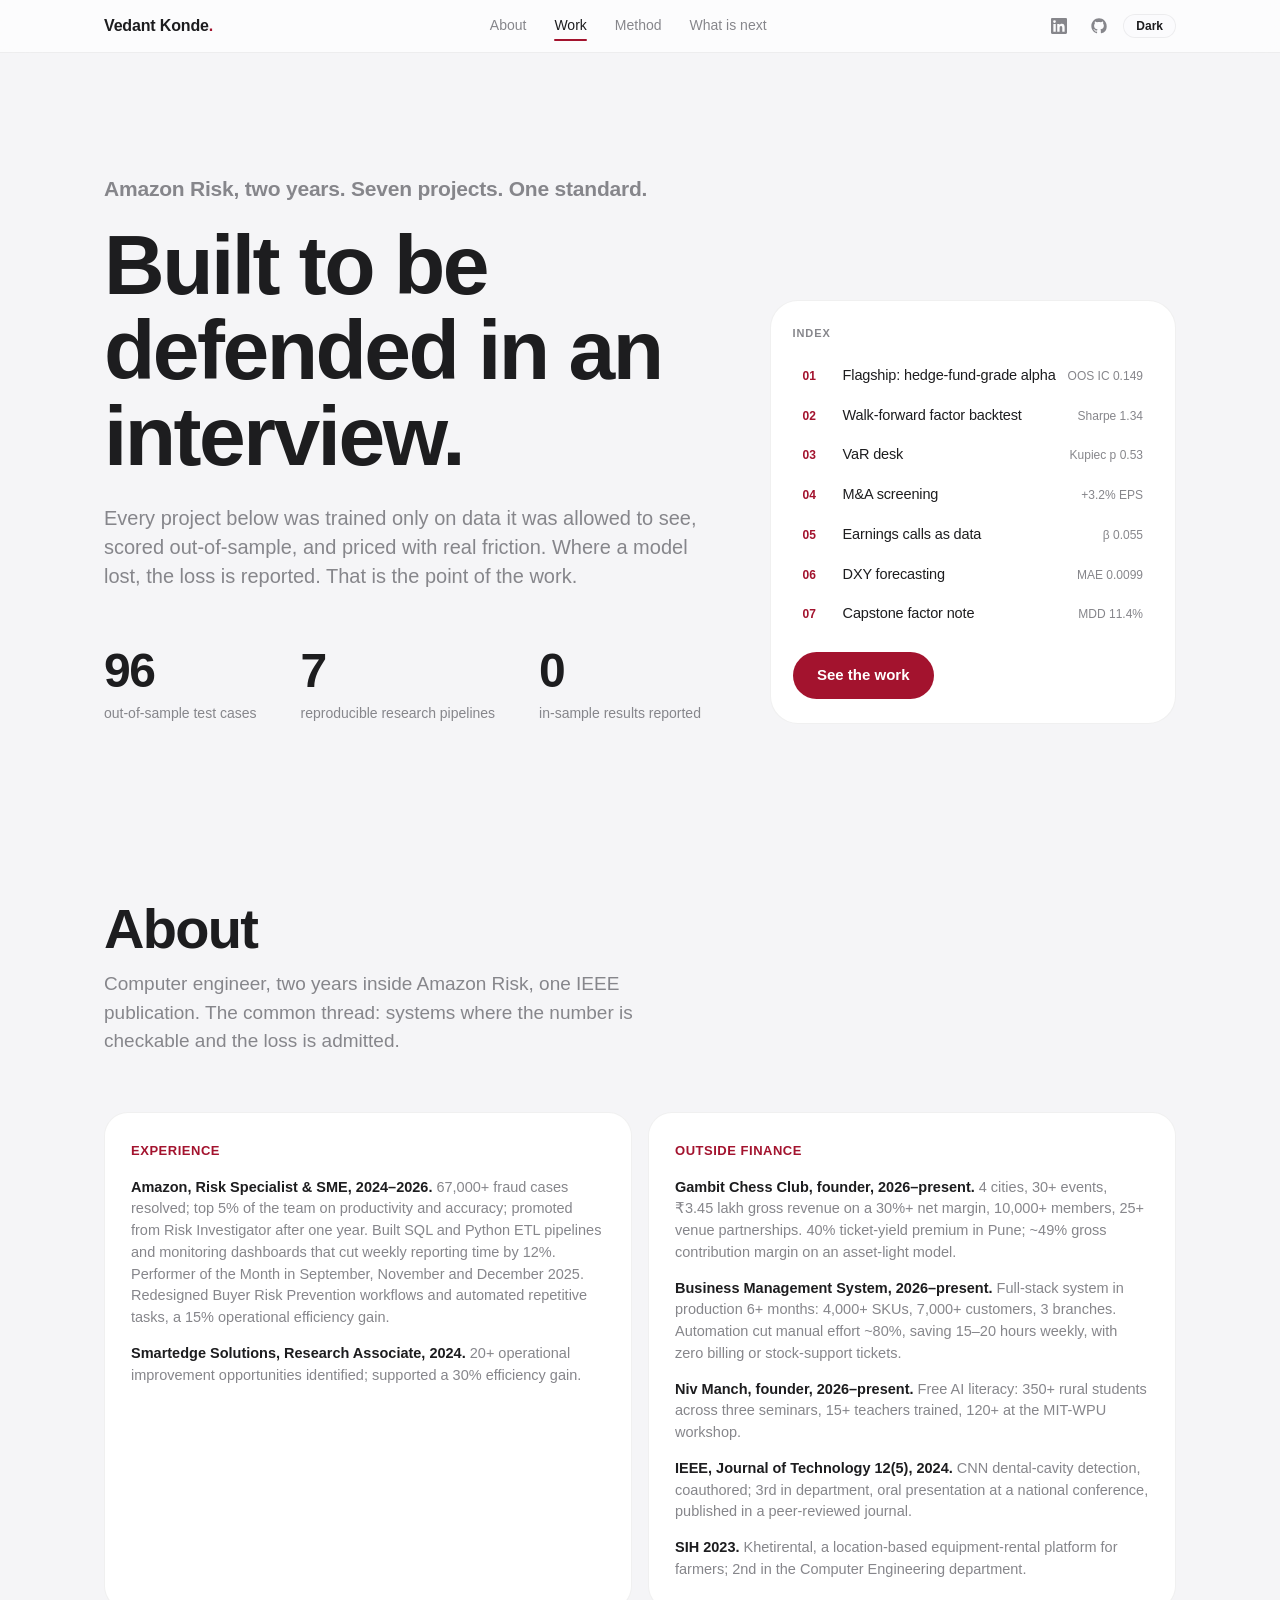
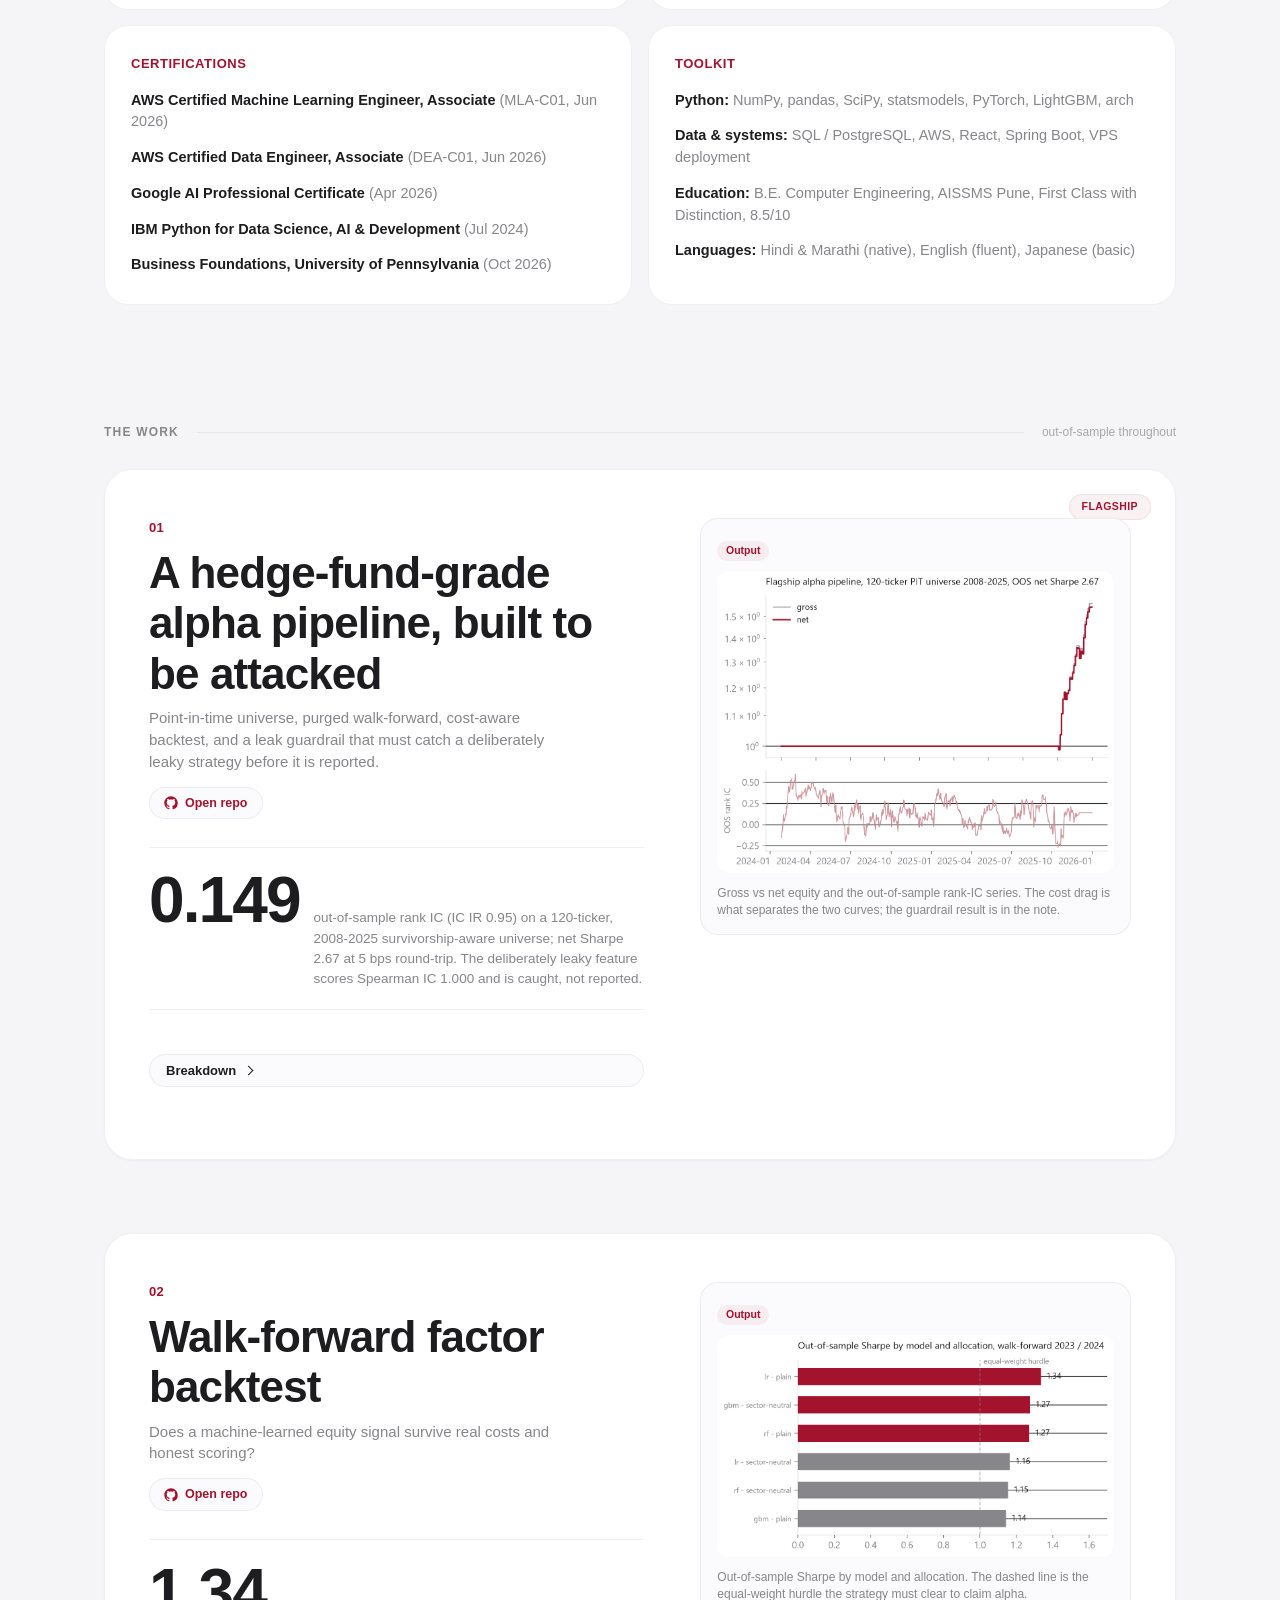
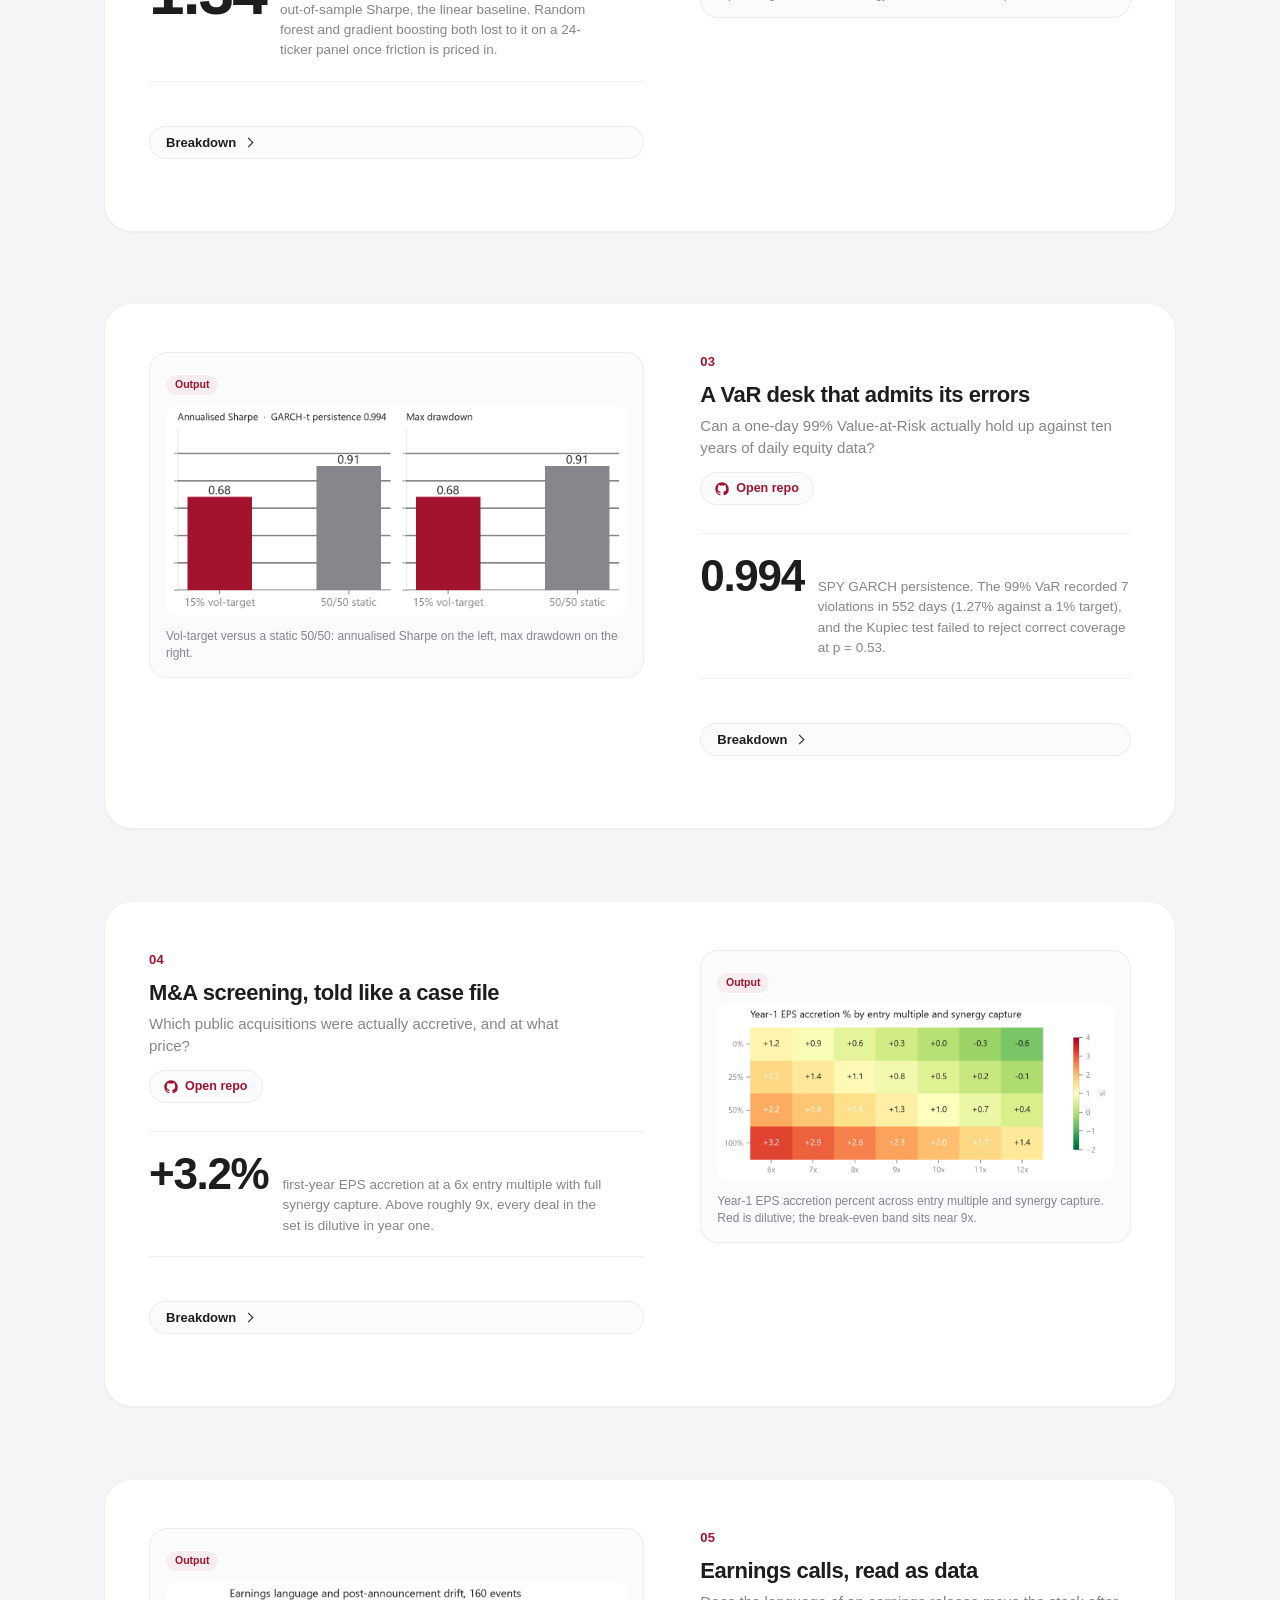
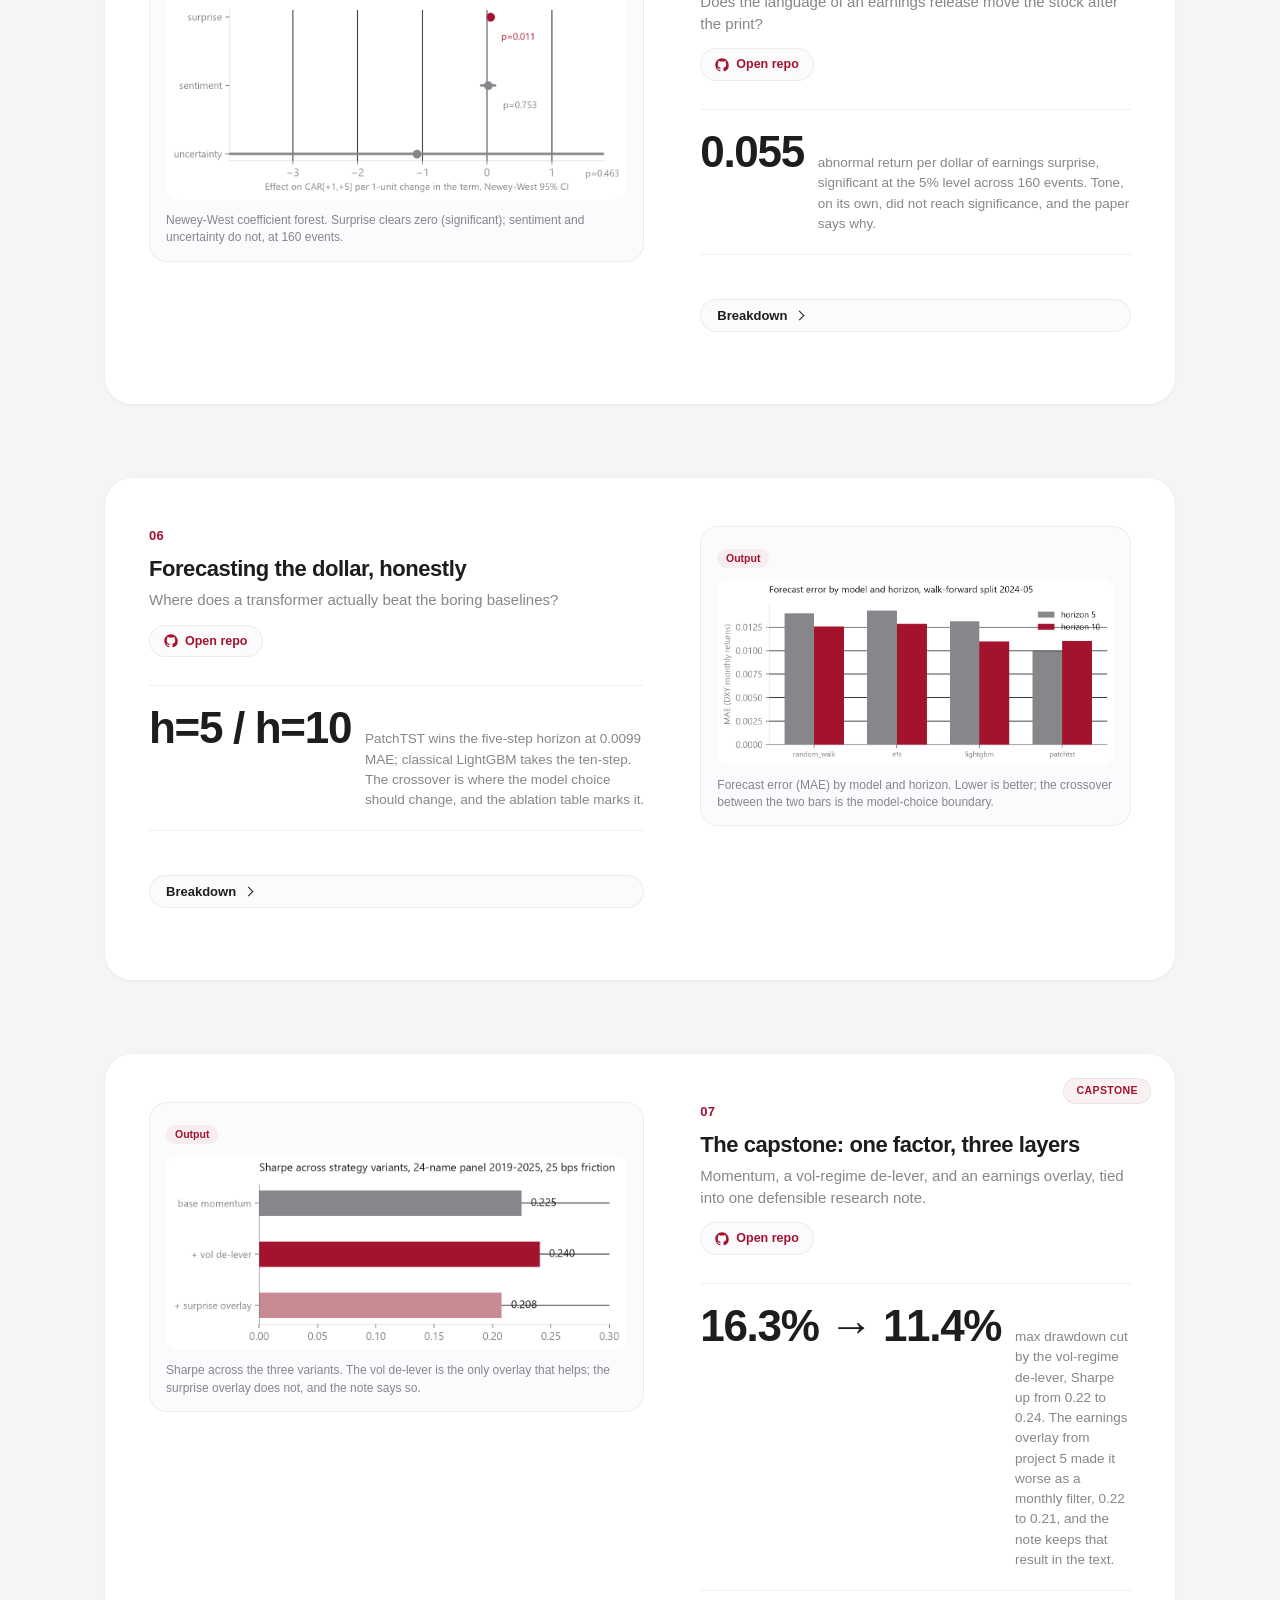
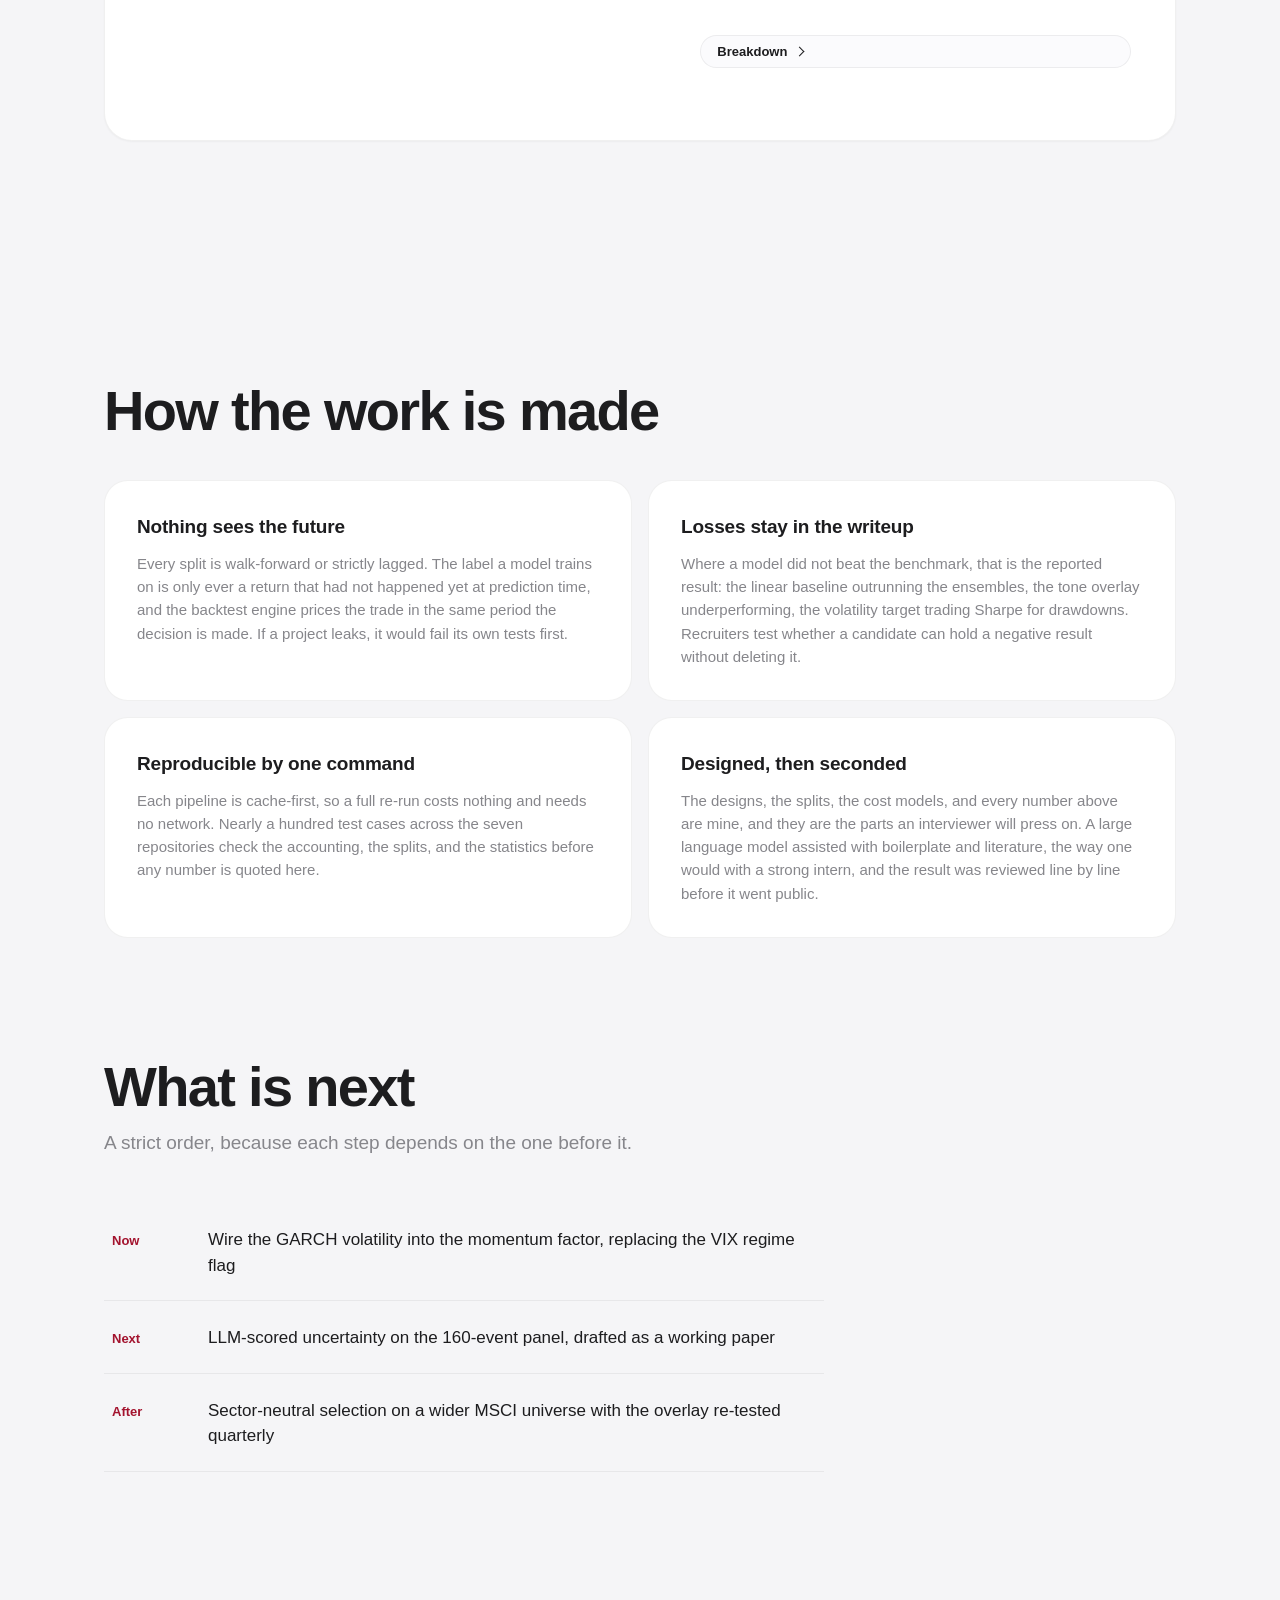
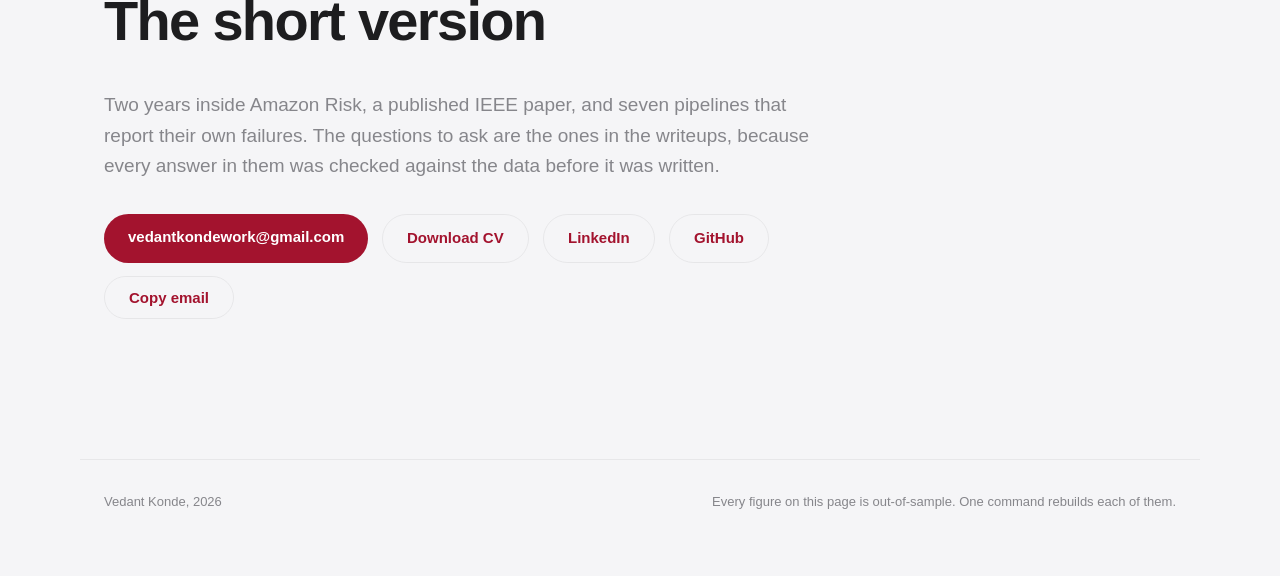
<file: index.html>
<!DOCTYPE html>
<html lang="en">
<head>
<meta charset="utf-8">
<meta name="viewport" content="width=device-width, initial-scale=1">
<title>Vedant Konde. Quantitative finance, built to be defended.</title>
<meta name="description" content="Seven walk-forward quant and strategy projects, headlined by a hedge-fund-grade cross-sectional equity alpha pipeline: purged walk-forward, point-in-time universe, cost-aware backtest, and a leak guardrail that proves its own numbers. Every number is out-of-sample and reproducible.">
<meta name="theme-color" content="#f5f5f7" id="themeColor">
<meta property="og:title" content="Vedant Konde — Quantitative Finance Portfolio">
<meta property="og:description" content="Seven walk-forward quant and strategy projects, headlined by a hedge-fund-grade cross-sectional equity alpha pipeline. Every number out-of-sample and reproducible.">
<meta property="og:type" content="website">
<link rel="icon" href="data:image/svg+xml,%3Csvg xmlns='http://www.w3.org/2000/svg' viewBox='0 0 32 32'%3E%3Crect width='32' height='32' rx='8' fill='%23a3132e'/%3E%3Ctext x='16' y='22' font-family='-apple-system,Helvetica,sans-serif' font-size='16' font-weight='700' fill='white' text-anchor='middle'%3EV.%3C/text%3E%3C/svg%3E">
<link rel="stylesheet" href="css/styles.css">
<script type="application/ld+json">
{
  "@context": "https://schema.org",
  "@type": "Person",
  "name": "Vedant Konde",
  "jobTitle": "Quantitative Finance Researcher & Risk Specialist",
  "email": "mailto:vedantkondework@gmail.com",
  "sameAs": [
    "https://www.linkedin.com/in/vedant-konde",
    "https://github.com/Vedantk910"
  ],
  "knowsAbout": ["machine learning", "quantitative finance", "risk management", "value at risk", "M&A analysis", "deep time-series forecasting"],
  "worksFor": {"@type": "Organization", "name": "Amazon", "description": "Risk Specialist & Subject Matter Expert, 2024-2026"},
  "alumniOf": {"@type": "CollegeOrUniversity", "name": "AISSMS College of Engineering, Pune"}
}
</script>
</head>
<body>

<header class="site-header" id="top">
  <div class="header-inner">
    <a class="brand" href="#top">Vedant Konde<span class="brand-dot">.</span></a>
    <nav class="site-nav" aria-label="Sections">
      <a href="#about">About</a>
      <a href="#work">Work</a>
      <a href="#method">Method</a>
      <a href="#next">What is next</a>
    </nav>
    <div class="header-actions">
      <a class="icon-link" href="https://www.linkedin.com/in/vedant-konde" target="_blank" rel="noopener" aria-label="LinkedIn profile">
        <svg viewBox="0 0 24 24" aria-hidden="true"><path d="M20.45 20.45h-3.55v-5.57c0-1.33-.03-3.04-1.85-3.04-1.85 0-2.14 1.45-2.14 2.94v5.67H9.35V9h3.41v1.56h.05c.48-.9 1.64-1.85 3.36-1.85 3.6 0 4.27 2.37 4.27 5.46v6.28zM5.34 7.43a2.067 2.067 0 1 1 0-4.13 2.067 2.067 0 0 1 0 4.13zM7.12 20.45H3.56V9h3.56v11.45zM22.22 0H1.77C.79 0 0 .77 0 1.73v20.54C0 23.23.79 24 1.77 24h20.45c.98 0 1.78-.77 1.78-1.73V1.73C24 .77 23.2 0 22.22 0z"/></svg>
      </a>
      <a class="icon-link" href="https://github.com/Vedantk910" target="_blank" rel="noopener" aria-label="GitHub profile">
        <svg viewBox="0 0 24 24" aria-hidden="true"><path d="M12 .5C5.65.5.5 5.65.5 12c0 5.08 3.29 9.39 7.86 10.91.58.11.79-.25.79-.56 0-.28-.01-1.02-.01-2-3.2.7-3.87-1.54-3.87-1.54-.52-1.33-1.28-1.69-1.28-1.69-1.04-.71.08-.7.08-.7 1.15.08 1.76 1.19 1.76 1.19 1.03 1.75 2.7 1.25 3.35.96.1-.75.4-1.25.72-1.54-2.55-.29-5.24-1.28-5.24-5.68 0-1.25.45-2.28 1.18-3.09-.12-.29-.51-1.46.11-3.05 0 0 .96-.31 3.15 1.18.91-.26 1.88-.38 2.86-.38.98 0 1.95.13 2.86.38 2.19-1.49 3.15-1.18 3.15-1.18.62 1.59.23 2.76.11 3.05.73.81 1.18 1.84 1.18 3.09 0 4.41-2.69 5.38-5.25 5.67.41.36.77 1.05.77 2.12 0 1.53-.01 2.78-.01 3.16 0 .31.21.67.8.56A10.52 10.52 0 0 0 23.5 12C23.5 5.65 18.35.5 12 .5z"/></svg>
      </a>
      <button class="theme-toggle" id="themeToggle" type="button" data-magnetic aria-label="Switch color appearance">Light</button>
    </div>
  </div>
</header>

<main>

  <section class="hero" id="work">
    <div class="hero-grid">
      <div class="hero-main">
        <p class="hero-kicker">Amazon Risk, two years. Seven projects. One standard.</p>
        <h1 class="hero-title">Built to be<br>defended in an interview.</h1>
        <p class="hero-lede">Every project below was trained only on data it was allowed to see, scored out-of-sample, and priced with real friction. Where a model lost, the loss is reported. That is the point of the work.</p>
        <div class="hero-stats">
          <div class="stat"><span class="stat-num" data-count="96">0</span><span class="stat-label">out-of-sample test cases</span></div>
          <div class="stat"><span class="stat-num" data-count="7">0</span><span class="stat-label">reproducible research pipelines</span></div>
          <div class="stat"><span class="stat-num" data-count="0">0</span><span class="stat-label">in-sample results reported</span></div>
        </div>
      </div>
      <aside class="hero-index" aria-label="Project index">
        <span class="hero-index-label">Index</span>
        <ol>
          <li><a href="#work-0"><span class="ix-no">01</span><span class="ix-name">Flagship: hedge-fund-grade alpha</span><span class="ix-metric">OOS IC 0.149</span></a></li>
          <li><a href="#work-1"><span class="ix-no">02</span><span class="ix-name">Walk-forward factor backtest</span><span class="ix-metric">Sharpe 1.34</span></a></li>
          <li><a href="#work-2"><span class="ix-no">03</span><span class="ix-name">VaR desk</span><span class="ix-metric">Kupiec p 0.53</span></a></li>
          <li><a href="#work-3"><span class="ix-no">04</span><span class="ix-name">M&amp;A screening</span><span class="ix-metric">+3.2% EPS</span></a></li>
          <li><a href="#work-4"><span class="ix-no">05</span><span class="ix-name">Earnings calls as data</span><span class="ix-metric">&beta; 0.055</span></a></li>
          <li><a href="#work-5"><span class="ix-no">06</span><span class="ix-name">DXY forecasting</span><span class="ix-metric">MAE 0.0099</span></a></li>
          <li><a href="#work-6"><span class="ix-no">07</span><span class="ix-name">Capstone factor note</span><span class="ix-metric">MDD 11.4%</span></a></li>
        </ol>
        <a class="btn-primary" data-magnetic href="#work-0">See the work</a>
      </aside>
    </div>
  </section>

  <section class="about" id="about">
    <h2 class="section-title">About</h2>
    <p class="section-lede">Computer engineer, two years inside Amazon Risk, one IEEE publication. The common thread: systems where the number is checkable and the loss is admitted.</p>
    <div class="about-grid">

      <div class="about-panel" data-reveal data-tilt data-tilt-max="5">
        <h3 class="about-panel-title">Experience</h3>
        <ul class="about-list">
          <li><strong>Amazon, Risk Specialist &amp; SME, 2024–2026.</strong> 67,000+ fraud cases resolved; top 5% of the team on productivity and accuracy; promoted from Risk Investigator after one year. Built SQL and Python ETL pipelines and monitoring dashboards that cut weekly reporting time by 12%. Performer of the Month in September, November and December 2025. Redesigned Buyer Risk Prevention workflows and automated repetitive tasks, a 15% operational efficiency gain.</li>
          <li><strong>Smartedge Solutions, Research Associate, 2024.</strong> 20+ operational improvement opportunities identified; supported a 30% efficiency gain.</li>
        </ul>
      </div>

      <div class="about-panel" data-reveal data-tilt data-tilt-max="5">
        <h3 class="about-panel-title">Outside finance</h3>
        <ul class="about-list">
          <li><strong>Gambit Chess Club, founder, 2026–present.</strong> 4 cities, 30+ events, ₹3.45 lakh gross revenue on a 30%+ net margin, 10,000+ members, 25+ venue partnerships. 40% ticket-yield premium in Pune; ~49% gross contribution margin on an asset-light model.</li>
          <li><strong>Business Management System, 2026–present.</strong> Full-stack system in production 6+ months: 4,000+ SKUs, 7,000+ customers, 3 branches. Automation cut manual effort ~80%, saving 15–20 hours weekly, with zero billing or stock-support tickets.</li>
          <li><strong>Niv Manch, founder, 2026–present.</strong> Free AI literacy: 350+ rural students across three seminars, 15+ teachers trained, 120+ at the MIT-WPU workshop.</li>
          <li><strong>IEEE, Journal of Technology 12(5), 2024.</strong> CNN dental-cavity detection, coauthored; 3rd in department, oral presentation at a national conference, published in a peer-reviewed journal.</li>
          <li><strong>SIH 2023.</strong> Khetirental, a location-based equipment-rental platform for farmers; 2nd in the Computer Engineering department.</li>
        </ul>
      </div>

      <div class="about-panel" data-reveal data-tilt data-tilt-max="5">
        <h3 class="about-panel-title">Certifications</h3>
        <ul class="about-list">
          <li><strong>AWS Certified Machine Learning Engineer, Associate</strong> (MLA-C01, Jun 2026)</li>
          <li><strong>AWS Certified Data Engineer, Associate</strong> (DEA-C01, Jun 2026)</li>
          <li><strong>Google AI Professional Certificate</strong> (Apr 2026)</li>
          <li><strong>IBM Python for Data Science, AI &amp; Development</strong> (Jul 2024)</li>
          <li><strong>Business Foundations, University of Pennsylvania</strong> (Oct 2026)</li>
        </ul>
      </div>

      <div class="about-panel" data-reveal data-tilt data-tilt-max="5">
        <h3 class="about-panel-title">Toolkit</h3>
        <ul class="about-list">
          <li><strong>Python:</strong> NumPy, pandas, SciPy, statsmodels, PyTorch, LightGBM, arch</li>
          <li><strong>Data &amp; systems:</strong> SQL / PostgreSQL, AWS, React, Spring Boot, VPS deployment</li>
          <li><strong>Education:</strong> B.E. Computer Engineering, AISSMS Pune, First Class with Distinction, 8.5/10</li>
          <li><strong>Languages:</strong> Hindi &amp; Marathi (native), English (fluent), Japanese (basic)</li>
        </ul>
      </div>

    </div>
  </section>

  <p class="work-overline"><span>The work</span><i></i><span>out-of-sample throughout</span></p>

  <section class="bento" aria-label="Projects">

    <!-- Flagship: hedge-fund-grade cross-sectional alpha pipeline -->
    <article class="card card-hero" id="work-0" data-reveal data-tilt data-tilt-max="3">
      <div class="card-text">
      <span class="card-no">01</span>
      <span class="card-chip">Flagship</span>
      <div class="card-head">
        <h2 class="card-title">A hedge-fund-grade alpha pipeline, built to be attacked</h2>
        <p class="card-usecase">Point-in-time universe, purged walk-forward, cost-aware backtest, and a leak guardrail that must catch a deliberately leaky strategy before it is reported.</p>
        <a class="card-repo" href="https://github.com/Vedantk910/quant-portfolio" target="_blank" rel="noopener"><svg viewBox="0 0 24 24" aria-hidden="true"><path d="M12 .5C5.65.5.5 5.65.5 12c0 5.08 3.29 9.39 7.86 10.91.58.11.79-.25.79-.56 0-.28-.01-1.02-.01-2-3.2.7-3.87-1.54-3.87-1.54-.52-1.33-1.28-1.69-1.28-1.69-1.04-.71.08-.7.08-.7 1.15.08 1.76 1.19 1.76 1.19 1.03 1.75 2.7 1.25 3.35.96.1-.75.4-1.25.72-1.54-2.55-.29-5.24-1.28-5.24-5.68 0-1.25.45-2.28 1.18-3.09-.12-.29-.51-1.46.11-3.05 0 0 .96-.31 3.15 1.18.91-.26 1.88-.38 2.86-.38.98 0 1.95.13 2.86.38 2.19-1.49 3.15-1.18 3.15-1.18.62 1.59.23 2.76.11 3.05.73.81 1.18 1.84 1.18 3.09 0 4.41-2.69 5.38-5.25 5.67.41.36.77 1.05.77 2.12 0 1.53-.01 2.78-.01 3.16 0 .31.21.67.8.56A10.52 10.52 0 0 0 23.5 12C23.5 5.65 18.35.5 12 .5z"/></svg>Open repo</a>
      </div>
      <p class="card-stat"><span class="stat-big">0.149</span><span class="stat-caps">out-of-sample rank IC (IC IR 0.95) on a 120-ticker, 2008-2025 survivorship-aware universe; net Sharpe 2.67 at 5 bps round-trip. The deliberately leaky feature scores Spearman IC 1.000 and is caught, not reported.</span></p>
      <button class="fold-toggle" type="button" aria-expanded="false" aria-controls="detail-0">Breakdown<span class="fold-caret" aria-hidden="true"></span></button>
      <div class="card-fold" id="detail-0">
      <div class="card-detail">
        <div class="field"><span class="field-k">Aim</span><span class="field-v">Build the research infrastructure a hedge fund would audit before trusting any backtest — point-in-time data, purged out-of-sample scoring, and honest cost and multiple-testing corrections — then prove it on a flagship cross-sectional signal.</span></div>
        <div class="field"><span class="field-k">How I did it</span><span class="field-v">A seeded 120-ticker market with real listings, delistings, splits and dividends feeds a point-in-time store with a SHA-256 integrity manifest. Fifteen decision-time features (technical, fundamental, post-earnings) are scored by a purged anchored walk-forward — no time shuffles, no in-sample leakage — across a ridge/elastic-net baseline, LightGBM, and a naive momentum benchmark. Forecasts become a market- and sector-neutral long-short book, charged with commission, spread, square-root impact and borrow.</span></div>
        <div class="field"><span class="field-k">Resources</span><span class="field-v"><strong>Python, pandas, scikit-learn, LightGBM, matplotlib, pytest.</strong> 120-ticker panel, 2008-2025, 46 tests. One command reproduces every number.</span></div>
        <div class="field"><span class="field-k">Findings</span><span class="field-v">OOS rank IC 0.149 (IR 0.95), net Sharpe 2.67 vs gross 2.74. The elastic-net baseline beats the booster on raw IC (0.200 vs 0.149), and the deflated Sharpe over 24 trials is not significant — both results are printed in the research note, not deleted.</span></div>
        <div class="field"><span class="field-k">Why it matters</span><span class="field-v">This is the methodology every other project on this page runs through: the leak guardrail, the equal-weight 20bp backtest pin, the purged split, and the cost model are load-bearing tests, and the one command that reproduces them is in the README.</span></div>
        <div class="field"><span class="field-k">Skill learned</span><span class="field-v">Designing the validator before the signal. A pipeline that can catch its own leakage is worth more than one that happens to be correct.</span></div>
      </div>
      </div>
      </div>
      <figure class="card-figure">
        <span class="fig-tag">Output</span>
        <img class="fig-light" src="img/p7_flagship.png" alt="Net vs gross equity curve and out-of-sample rank IC over time" loading="lazy">
        <img class="fig-dark" src="img/p7_flagship-dark.png" alt="Net vs gross equity curve and out-of-sample rank IC over time" loading="lazy">
        <figcaption>Gross vs net equity and the out-of-sample rank-IC series. The cost drag is what separates the two curves; the guardrail result is in the note.</figcaption>
      </figure>
    </article>

    <!-- P1 hero card -->
    <article class="card card-hero" id="work-1" data-reveal data-tilt data-tilt-max="3">
      <div class="card-text">
      <span class="card-no">02</span>
      <div class="card-head">
        <h2 class="card-title">Walk-forward factor backtest</h2>
        <p class="card-usecase">Does a machine-learned equity signal survive real costs and honest scoring?</p>
        <a class="card-repo" href="https://github.com/Vedantk910/quant-ml-factor-backtest" target="_blank" rel="noopener"><svg viewBox="0 0 24 24" aria-hidden="true"><path d="M12 .5C5.65.5.5 5.65.5 12c0 5.08 3.29 9.39 7.86 10.91.58.11.79-.25.79-.56 0-.28-.01-1.02-.01-2-3.2.7-3.87-1.54-3.87-1.54-.52-1.33-1.28-1.69-1.28-1.69-1.04-.71.08-.7.08-.7 1.15.08 1.76 1.19 1.76 1.19 1.03 1.75 2.7 1.25 3.35.96.1-.75.4-1.25.72-1.54-2.55-.29-5.24-1.28-5.24-5.68 0-1.25.45-2.28 1.18-3.09-.12-.29-.51-1.46.11-3.05 0 0 .96-.31 3.15 1.18.91-.26 1.88-.38 2.86-.38.98 0 1.95.13 2.86.38 2.19-1.49 3.15-1.18 3.15-1.18.62 1.59.23 2.76.11 3.05.73.81 1.18 1.84 1.18 3.09 0 4.41-2.69 5.38-5.25 5.67.41.36.77 1.05.77 2.12 0 1.53-.01 2.78-.01 3.16 0 .31.21.67.8.56A10.52 10.52 0 0 0 23.5 12C23.5 5.65 18.35.5 12 .5z"/></svg>Open repo</a>
      </div>
      <p class="card-stat"><span class="stat-big">1.34</span><span class="stat-caps">out-of-sample Sharpe, the linear baseline. Random forest and gradient boosting both lost to it on a 24-ticker panel once friction is priced in.</span></p>
      <button class="fold-toggle" type="button" aria-expanded="false" aria-controls="detail-1">Breakdown<span class="fold-caret" aria-hidden="true"></span></button>
      <div class="card-fold" id="detail-1">
      <div class="card-detail">
        <div class="field"><span class="field-k">Aim</span><span class="field-v">Find out whether a learned equity signal survives real costs and honest out-of-sample scoring, not just a good-looking in-sample fit.</span></div>
        <div class="field"><span class="field-k">How I did it</span><span class="field-v">Ranked 24 US mega-caps by predicted one-month return, long the top 8, quarterly rebalance at 10 bps. Trained walk-forward, on data before each target year only, with a FRED macro overlay, and priced every trade.</span></div>
        <div class="field"><span class="field-k">Resources</span><span class="field-v"><strong>Python, scikit-learn, LightGBM, pandas, yfinance, FRED.</strong> 24-ticker panel, 2017-2024. 16 tests. About 1.5 weeks.</span></div>
        <div class="field"><span class="field-k">Findings</span><span class="field-v">OOS Sharpe 1.34 for the linear baseline; random forest and gradient boosting both lost to it. A sector-neutral cap lifted LightGBM IR to 0.56.</span></div>
        <div class="field"><span class="field-k">Why it matters</span><span class="field-v">This is the thesis of the whole portfolio. With a small cross-section, model depth is a liability, and the walk-forward split is the tool that exposes it.</span></div>
        <div class="field"><span class="field-k">Skill learned</span><span class="field-v">Walk-forward evaluation and cost-aware backtesting. Reading a loss as a result, not a bug to delete.</span></div>
      </div>
      </div>
      </div>
      <figure class="card-figure">
        <span class="fig-tag">Output</span>
        <img class="fig-light" src="img/p1_sharpe.png" alt="Out-of-sample Sharpe by model and allocation" loading="lazy">
        <img class="fig-dark" src="img/p1_sharpe-dark.png" alt="Out-of-sample Sharpe by model and allocation" loading="lazy">
        <figcaption>Out-of-sample Sharpe by model and allocation. The dashed line is the equal-weight hurdle the strategy must clear to claim alpha.</figcaption>
      </figure>
    </article>

    <!-- P2 wide card -->
    <article class="card card-wide flip" id="work-2" data-reveal data-tilt data-tilt-max="2">
      <div class="card-text">
      <span class="card-no">03</span>
      <div class="card-head">
        <h2 class="card-title">A VaR desk that admits its errors</h2>
        <p class="card-usecase">Can a one-day 99% Value-at-Risk actually hold up against ten years of daily equity data?</p>
        <a class="card-repo" href="https://github.com/Vedantk910/garch-var-desk" target="_blank" rel="noopener"><svg viewBox="0 0 24 24" aria-hidden="true"><path d="M12 .5C5.65.5.5 5.65.5 12c0 5.08 3.29 9.39 7.86 10.91.58.11.79-.25.79-.56 0-.28-.01-1.02-.01-2-3.2.7-3.87-1.54-3.87-1.54-.52-1.33-1.28-1.69-1.28-1.69-1.04-.71.08-.7.08-.7 1.15.08 1.76 1.19 1.76 1.19 1.03 1.75 2.7 1.25 3.35.96.1-.75.4-1.25.72-1.54-2.55-.29-5.24-1.28-5.24-5.68 0-1.25.45-2.28 1.18-3.09-.12-.29-.51-1.46.11-3.05 0 0 .96-.31 3.15 1.18.91-.26 1.88-.38 2.86-.38.98 0 1.95.13 2.86.38 2.19-1.49 3.15-1.18 3.15-1.18.62 1.59.23 2.76.11 3.05.73.81 1.18 1.84 1.18 3.09 0 4.41-2.69 5.38-5.25 5.67.41.36.77 1.05.77 2.12 0 1.53-.01 2.78-.01 3.16 0 .31.21.67.8.56A10.52 10.52 0 0 0 23.5 12C23.5 5.65 18.35.5 12 .5z"/></svg>Open repo</a>
      </div>
      <p class="card-stat"><span class="stat-big">0.994</span><span class="stat-caps">SPY GARCH persistence. The 99% VaR recorded 7 violations in 552 days (1.27% against a 1% target), and the Kupiec test failed to reject correct coverage at p = 0.53.</span></p>
      <button class="fold-toggle" type="button" aria-expanded="false" aria-controls="detail-2">Breakdown<span class="fold-caret" aria-hidden="true"></span></button>
      <div class="card-fold" id="detail-2">
      <div class="card-detail">
        <div class="field"><span class="field-k">Aim</span><span class="field-v">Build a Value-at-Risk desk whose coverage can be tested against a decade of daily returns, not just asserted on paper.</span></div>
        <div class="field"><span class="field-k">How I did it</span><span class="field-v">GARCH(1,1)-t and EGARCH volatility forecasting on SPY, Kupiec and Christoffersen coverage backtests on the 99% VaR, then a 15% vol-target overlay against a static 50/50 benchmark.</span></div>
        <div class="field"><span class="field-k">Resources</span><span class="field-v"><strong>arch, scipy, pandas, FRED risk-free series.</strong> 2015-2026 daily equity data. 9 tests. About 3 weeks.</span></div>
        <div class="field"><span class="field-k">Findings</span><span class="field-v">GARCH persistence 0.994; 7 of 552 VaR violations against a 1% target, Kupiec p = 0.53. The vol-target cut max drawdown to 11.4% but traded Sharpe for it.</span></div>
        <div class="field"><span class="field-k">Why it matters</span><span class="field-v">It closes the "have you modeled market data?" gap every target school probes, and it is the natural next layer for the capstone's regime signal.</span></div>
        <div class="field"><span class="field-k">Skill learned</span><span class="field-v">GARCH MLE and VaR coverage backtesting. Telling a risk tool from a return amplifier, out loud.</span></div>
      </div>
      </div>
      </div>
      <figure class="card-figure">
        <span class="fig-tag">Output</span>
        <img class="fig-light" src="img/p2_vartarget.png" alt="Vol-target versus static 50/50 Sharpe and drawdown" loading="lazy">
        <img class="fig-dark" src="img/p2_vartarget-dark.png" alt="Vol-target versus static 50/50 Sharpe and drawdown" loading="lazy">
        <figcaption>Vol-target versus a static 50/50: annualised Sharpe on the left, max drawdown on the right.</figcaption>
      </figure>
    </article>

    <!-- P3 square -->
    <article class="card card-square" id="work-3" data-reveal data-tilt data-tilt-max="2">
      <div class="card-text">
      <span class="card-no">04</span>
      <div class="card-head">
        <h2 class="card-title">M&amp;A screening, told like a case file</h2>
        <p class="card-usecase">Which public acquisitions were actually accretive, and at what price?</p>
        <a class="card-repo" href="https://github.com/Vedantk910/ma-case-file" target="_blank" rel="noopener"><svg viewBox="0 0 24 24" aria-hidden="true"><path d="M12 .5C5.65.5.5 5.65.5 12c0 5.08 3.29 9.39 7.86 10.91.58.11.79-.25.79-.56 0-.28-.01-1.02-.01-2-3.2.7-3.87-1.54-3.87-1.54-.52-1.33-1.28-1.69-1.28-1.69-1.04-.71.08-.7.08-.7 1.15.08 1.76 1.19 1.76 1.19 1.03 1.75 2.7 1.25 3.35.96.1-.75.4-1.25.72-1.54-2.55-.29-5.24-1.28-5.24-5.68 0-1.25.45-2.28 1.18-3.09-.12-.29-.51-1.46.11-3.05 0 0 .96-.31 3.15 1.18.91-.26 1.88-.38 2.86-.38.98 0 1.95.13 2.86.38 2.19-1.49 3.15-1.18 3.15-1.18.62 1.59.23 2.76.11 3.05.73.81 1.18 1.84 1.18 3.09 0 4.41-2.69 5.38-5.25 5.67.41.36.77 1.05.77 2.12 0 1.53-.01 2.78-.01 3.16 0 .31.21.67.8.56A10.52 10.52 0 0 0 23.5 12C23.5 5.65 18.35.5 12 .5z"/></svg>Open repo</a>
      </div>
      <p class="card-stat"><span class="stat-big">+3.2%</span><span class="stat-caps">first-year EPS accretion at a 6x entry multiple with full synergy capture. Above roughly 9x, every deal in the set is dilutive in year one.</span></p>
      <button class="fold-toggle" type="button" aria-expanded="false" aria-controls="detail-3">Breakdown<span class="fold-caret" aria-hidden="true"></span></button>
      <div class="card-fold" id="detail-3">
      <div class="card-detail">
        <div class="field"><span class="field-k">Aim</span><span class="field-v">Screen real public acquisitions for first-year EPS accretion and find the entry price at which the maths stops working.</span></div>
        <div class="field"><span class="field-k">How I did it</span><span class="field-v">Twelve e-commerce and logistics deals swept across entry-multiple and synergy-capture grids, a DCF discount-rate sensitivity band, and a roll-up IRR matrix.</span></div>
        <div class="field"><span class="field-k">Resources</span><span class="field-v"><strong>Python, SEC EDGAR, statsmodels.</strong> 12 public deals, 2015-2025. 9 tests. About 2 weeks.</span></div>
        <div class="field"><span class="field-k">Findings</span><span class="field-v">+3.2% year-1 EPS at a 6x entry with full synergy capture. Above roughly 9x every deal in the set is dilutive, and synergy is worth up to two EPS points.</span></div>
        <div class="field"><span class="field-k">Why it matters</span><span class="field-v">The break-even maths is the part a client pays for. It is the MBB and St. Gallen weapon on the target list.</span></div>
        <div class="field"><span class="field-k">Skill learned</span><span class="field-v">EPS accretion and dilution modelling. Turning a grid of numbers into a one-page case file a partner would screenshot.</span></div>
      </div>
      </div>
      </div>
      <figure class="card-figure">
        <span class="fig-tag">Output</span>
        <img class="fig-light" src="img/p3_accretion.png" alt="EPS accretion by entry multiple and synergy capture" loading="lazy">
        <img class="fig-dark" src="img/p3_accretion-dark.png" alt="EPS accretion by entry multiple and synergy capture" loading="lazy">
        <figcaption>Year-1 EPS accretion percent across entry multiple and synergy capture. Red is dilutive; the break-even band sits near 9x.</figcaption>
      </figure>
    </article>

    <!-- P5 square -->
    <article class="card card-square flip" id="work-4" data-reveal data-tilt data-tilt-max="2">
      <div class="card-text">
      <span class="card-no">05</span>
      <div class="card-head">
        <h2 class="card-title">Earnings calls, read as data</h2>
        <p class="card-usecase">Does the language of an earnings release move the stock after the print?</p>
        <a class="card-repo" href="https://github.com/Vedantk910/earnings-call-nlp" target="_blank" rel="noopener"><svg viewBox="0 0 24 24" aria-hidden="true"><path d="M12 .5C5.65.5.5 5.65.5 12c0 5.08 3.29 9.39 7.86 10.91.58.11.79-.25.79-.56 0-.28-.01-1.02-.01-2-3.2.7-3.87-1.54-3.87-1.54-.52-1.33-1.28-1.69-1.28-1.69-1.04-.71.08-.7.08-.7 1.15.08 1.76 1.19 1.76 1.19 1.03 1.75 2.7 1.25 3.35.96.1-.75.4-1.25.72-1.54-2.55-.29-5.24-1.28-5.24-5.68 0-1.25.45-2.28 1.18-3.09-.12-.29-.51-1.46.11-3.05 0 0 .96-.31 3.15 1.18.91-.26 1.88-.38 2.86-.38.98 0 1.95.13 2.86.38 2.19-1.49 3.15-1.18 3.15-1.18.62 1.59.23 2.76.11 3.05.73.81 1.18 1.84 1.18 3.09 0 4.41-2.69 5.38-5.25 5.67.41.36.77 1.05.77 2.12 0 1.53-.01 2.78-.01 3.16 0 .31.21.67.8.56A10.52 10.52 0 0 0 23.5 12C23.5 5.65 18.35.5 12 .5z"/></svg>Open repo</a>
      </div>
      <p class="card-stat"><span class="stat-big">0.055</span><span class="stat-caps">abnormal return per dollar of earnings surprise, significant at the 5% level across 160 events. Tone, on its own, did not reach significance, and the paper says why.</span></p>
      <button class="fold-toggle" type="button" aria-expanded="false" aria-controls="detail-4">Breakdown<span class="fold-caret" aria-hidden="true"></span></button>
      <div class="card-fold" id="detail-4">
      <div class="card-detail">
        <div class="field"><span class="field-k">Aim</span><span class="field-v">Test whether the language of an earnings release moves the stock after the print, using a defensible event-study design rather than a vibes check.</span></div>
        <div class="field"><span class="field-k">How I did it</span><span class="field-v">160 firm-quarter events across 10 firms: SEC EDGAR release text, deterministic tone and uncertainty scoring, market-model abnormal returns, then a Newey-West HAC regression with firm fixed effects.</span></div>
        <div class="field"><span class="field-k">Resources</span><span class="field-v"><strong>SEC EDGAR, statsmodels HAC inference, yfinance.</strong> 160 events, 10 firms. 5 tests. About 3 weeks, run in parallel with project 3.</span></div>
        <div class="field"><span class="field-k">Findings</span><span class="field-v">Earnings surprise is the significant driver of post-announcement drift; lexicon sentiment and uncertainty do not reach significance at this sample size, and the paper says so.</span></div>
        <div class="field"><span class="field-k">Why it matters</span><span class="field-v">The ML-by-finance differentiator on this list. Stating the limit of a word-list scorer honestly is itself the finding, and the LLM upgrade is the documented next step.</span></div>
        <div class="field"><span class="field-k">Skill learned</span><span class="field-v">Event-study design and HAC inference. Knowing where a cheap scorer stops being enough.</span></div>
      </div>
      </div>
      </div>
      <figure class="card-figure">
        <span class="fig-tag">Output</span>
        <img class="fig-light" src="img/p5_forest.png" alt="Regression coefficient forest plot" loading="lazy">
        <img class="fig-dark" src="img/p5_forest-dark.png" alt="Regression coefficient forest plot" loading="lazy">
        <figcaption>Newey-West coefficient forest. Surprise clears zero (significant); sentiment and uncertainty do not, at 160 events.</figcaption>
      </figure>
    </article>

    <!-- P4 wide -->
    <article class="card card-wide" id="work-5" data-reveal data-tilt data-tilt-max="2">
      <div class="card-text">
      <span class="card-no">06</span>
      <div class="card-head">
        <h2 class="card-title">Forecasting the dollar, honestly</h2>
        <p class="card-usecase">Where does a transformer actually beat the boring baselines?</p>
        <a class="card-repo" href="https://github.com/Vedantk910/patchtst-forecast" target="_blank" rel="noopener"><svg viewBox="0 0 24 24" aria-hidden="true"><path d="M12 .5C5.65.5.5 5.65.5 12c0 5.08 3.29 9.39 7.86 10.91.58.11.79-.25.79-.56 0-.28-.01-1.02-.01-2-3.2.7-3.87-1.54-3.87-1.54-.52-1.33-1.28-1.69-1.28-1.69-1.04-.71.08-.7.08-.7 1.15.08 1.76 1.19 1.76 1.19 1.03 1.75 2.7 1.25 3.35.96.1-.75.4-1.25.72-1.54-2.55-.29-5.24-1.28-5.24-5.68 0-1.25.45-2.28 1.18-3.09-.12-.29-.51-1.46.11-3.05 0 0 .96-.31 3.15 1.18.91-.26 1.88-.38 2.86-.38.98 0 1.95.13 2.86.38 2.19-1.49 3.15-1.18 3.15-1.18.62 1.59.23 2.76.11 3.05.73.81 1.18 1.84 1.18 3.09 0 4.41-2.69 5.38-5.25 5.67.41.36.77 1.05.77 2.12 0 1.53-.01 2.78-.01 3.16 0 .31.21.67.8.56A10.52 10.52 0 0 0 23.5 12C23.5 5.65 18.35.5 12 .5z"/></svg>Open repo</a>
      </div>
      <p class="card-stat"><span class="stat-big">h=5 / h=10</span><span class="stat-caps">PatchTST wins the five-step horizon at 0.0099 MAE; classical LightGBM takes the ten-step. The crossover is where the model choice should change, and the ablation table marks it.</span></p>
      <button class="fold-toggle" type="button" aria-expanded="false" aria-controls="detail-5">Breakdown<span class="fold-caret" aria-hidden="true"></span></button>
      <div class="card-fold" id="detail-5">
      <div class="card-detail">
        <div class="field"><span class="field-k">Aim</span><span class="field-v">Find where a transformer actually beats the boring forecasting baselines, and mark the horizon where the answer flips.</span></div>
        <div class="field"><span class="field-k">How I did it</span><span class="field-v">Monthly DXY returns with a walk-forward split at May 2024: a patched transformer trained with early stopping against ETS, recursive LightGBM, and the random walk, at horizons 5 and 10, with a PSI drift monitor wired in.</span></div>
        <div class="field"><span class="field-k">Resources</span><span class="field-v"><strong>PyTorch (scaled dot-product attention), statsmodels, LightGBM, FRED.</strong> DXY monthly series. 6 tests. About 2 weeks.</span></div>
        <div class="field"><span class="field-k">Findings</span><span class="field-v">PatchTST wins the five-step horizon at 0.0099 MAE; classical LightGBM takes the ten-step. The crossover is where the model choice should change.</span></div>
        <div class="field"><span class="field-k">Why it matters</span><span class="field-v">The ML-by-ML track on the target list. Choosing by horizon rather than by default is the whole lesson, and the ablation table marks the crossover.</span></div>
        <div class="field"><span class="field-k">Skill learned</span><span class="field-v">Deep time-series forecasting with deterministic training and drift monitoring. Knowing when depth does not pay.</span></div>
      </div>
      </div>
      </div>
      <figure class="card-figure">
        <span class="fig-tag">Output</span>
        <img class="fig-light" src="img/p4_ablation.png" alt="Forecast error by model and horizon" loading="lazy">
        <img class="fig-dark" src="img/p4_ablation-dark.png" alt="Forecast error by model and horizon" loading="lazy">
        <figcaption>Forecast error (MAE) by model and horizon. Lower is better; the crossover between the two bars is the model-choice boundary.</figcaption>
      </figure>
    </article>

    <!-- P6 capstone -->
    <article class="card card-wide flip" id="work-6" data-reveal data-tilt data-tilt-max="2">
      <div class="card-text">
      <span class="card-no">07</span>
      <span class="card-chip">Capstone</span>
      <div class="card-head">
        <h2 class="card-title">The capstone: one factor, three layers</h2>
        <p class="card-usecase">Momentum, a vol-regime de-lever, and an earnings overlay, tied into one defensible research note.</p>
        <a class="card-repo" href="https://github.com/Vedantk910/alpha-report" target="_blank" rel="noopener"><svg viewBox="0 0 24 24" aria-hidden="true"><path d="M12 .5C5.65.5.5 5.65.5 12c0 5.08 3.29 9.39 7.86 10.91.58.11.79-.25.79-.56 0-.28-.01-1.02-.01-2-3.2.7-3.87-1.54-3.87-1.54-.52-1.33-1.28-1.69-1.28-1.69-1.04-.71.08-.7.08-.7 1.15.08 1.76 1.19 1.76 1.19 1.03 1.75 2.7 1.25 3.35.96.1-.75.4-1.25.72-1.54-2.55-.29-5.24-1.28-5.24-5.68 0-1.25.45-2.28 1.18-3.09-.12-.29-.51-1.46.11-3.05 0 0 .96-.31 3.15 1.18.91-.26 1.88-.38 2.86-.38.98 0 1.95.13 2.86.38 2.19-1.49 3.15-1.18 3.15-1.18.62 1.59.23 2.76.11 3.05.73.81 1.18 1.84 1.18 3.09 0 4.41-2.69 5.38-5.25 5.67.41.36.77 1.05.77 2.12 0 1.53-.01 2.78-.01 3.16 0 .31.21.67.8.56A10.52 10.52 0 0 0 23.5 12C23.5 5.65 18.35.5 12 .5z"/></svg>Open repo</a>
      </div>
      <p class="card-stat"><span class="stat-big">16.3% &rarr; 11.4%</span><span class="stat-caps">max drawdown cut by the vol-regime de-lever, Sharpe up from 0.22 to 0.24. The earnings overlay from project 5 made it worse as a monthly filter, 0.22 to 0.21, and the note keeps that result in the text.</span></p>
      <button class="fold-toggle" type="button" aria-expanded="false" aria-controls="detail-6">Breakdown<span class="fold-caret" aria-hidden="true"></span></button>
      <div class="card-fold" id="detail-6">
      <div class="card-detail">
        <div class="field"><span class="field-k">Aim</span><span class="field-v">Tie the earlier projects into one defensible strategy: a momentum factor, a vol-regime de-lever, and an earnings overlay, priced end to end.</span></div>
        <div class="field"><span class="field-k">How I did it</span><span class="field-v">A 12/1 momentum factor on 24 mega-caps from 2019 to 2025, at 25 bps friction, with a VIX-regime exposure control and the project-5 surprise screen as an entry filter, written up in the style of a hedge-fund PMO note.</span></div>
        <div class="field"><span class="field-k">Resources</span><span class="field-v"><strong>Custom backtest engine, FRED VIX, project-5 surprise data.</strong> 24-name panel, 2019-2025. 5 tests. About 2 weeks on top of the earlier projects.</span></div>
        <div class="field"><span class="field-k">Findings</span><span class="field-v">The vol-regime de-lever lifts Sharpe from 0.22 to 0.24 and cuts max drawdown from 16.3% to 11.4%. The earnings overlay made it worse as a monthly filter, and the note keeps that result.</span></div>
        <div class="field"><span class="field-k">Why it matters</span><span class="field-v">It is the piece you hand a quant interviewer instead of describing code. It separates signal from timing, which is the difference between marketing a strategy and publishing one.</span></div>
        <div class="field"><span class="field-k">Skill learned</span><span class="field-v">Multi-layer strategy construction and honest overlay attribution. Re-testing the overlay quarterly, where it may actually help.</span></div>
      </div>
      </div>
      </div>
      <figure class="card-figure">
        <span class="fig-tag">Output</span>
        <img class="fig-light" src="img/p6_variants.png" alt="Sharpe across strategy variants" loading="lazy">
        <img class="fig-dark" src="img/p6_variants-dark.png" alt="Sharpe across strategy variants" loading="lazy">
        <figcaption>Sharpe across the three variants. The vol de-lever is the only overlay that helps; the surprise overlay does not, and the note says so.</figcaption>
      </figure>
    </article>

  </section>

  <section class="method" id="method">
    <h2 class="section-title">How the work is made</h2>
    <div class="method-grid">
      <div class="method-cell" data-reveal>
        <h3>Nothing sees the future</h3>
        <p>Every split is walk-forward or strictly lagged. The label a model trains on is only ever a return that had not happened yet at prediction time, and the backtest engine prices the trade in the same period the decision is made. If a project leaks, it would fail its own tests first.</p>
      </div>
      <div class="method-cell" data-reveal>
        <h3>Losses stay in the writeup</h3>
        <p>Where a model did not beat the benchmark, that is the reported result: the linear baseline outrunning the ensembles, the tone overlay underperforming, the volatility target trading Sharpe for drawdowns. Recruiters test whether a candidate can hold a negative result without deleting it.</p>
      </div>
      <div class="method-cell" data-reveal>
        <h3>Reproducible by one command</h3>
        <p>Each pipeline is cache-first, so a full re-run costs nothing and needs no network. Nearly a hundred test cases across the seven repositories check the accounting, the splits, and the statistics before any number is quoted here.</p>
      </div>
      <div class="method-cell" data-reveal>
        <h3>Designed, then seconded</h3>
        <p>The designs, the splits, the cost models, and every number above are mine, and they are the parts an interviewer will press on. A large language model assisted with boilerplate and literature, the way one would with a strong intern, and the result was reviewed line by line before it went public.</p>
      </div>
    </div>
  </section>

  <section class="next" id="next">
    <h2 class="section-title">What is next</h2>
    <p class="section-lede">A strict order, because each step depends on the one before it.</p>
    <ol class="roadmap" aria-label="Upgrade roadmap">
      <li data-reveal><span class="rm-when">Now</span><span class="rm-what">Wire the GARCH volatility into the momentum factor, replacing the VIX regime flag</span></li>
      <li data-reveal><span class="rm-when">Next</span><span class="rm-what">LLM-scored uncertainty on the 160-event panel, drafted as a working paper</span></li>
      <li data-reveal><span class="rm-when">After</span><span class="rm-what">Sector-neutral selection on a wider MSCI universe with the overlay re-tested quarterly</span></li>
    </ol>
  </section>

  <section class="contact">
    <h2 class="section-title">The short version</h2>
    <p class="contact-line">Two years inside Amazon Risk, a published IEEE paper, and seven pipelines that report their own failures. The questions to ask are the ones in the writeups, because every answer in them was checked against the data before it was written.</p>
    <div class="contact-actions">
      <a class="btn-primary" data-magnetic href="mailto:vedantkondework@gmail.com">vedantkondework@gmail.com</a>
      <a class="btn-ghost" data-magnetic href="Vedant_Konde_CV_Final.docx" target="_blank" rel="noopener">Download CV</a>
      <a class="btn-ghost" data-magnetic href="https://www.linkedin.com/in/vedant-konde" target="_blank" rel="noopener">LinkedIn</a>
      <a class="btn-ghost" data-magnetic href="https://github.com/Vedantk910" target="_blank" rel="noopener">GitHub</a>
      <button class="btn-ghost copy-email" data-magnetic type="button" data-copy="vedantkondework@gmail.com">Copy email</button>
    </div>
    <button class="back-to-top" id="backToTop" type="button" aria-label="Back to top">&#8593;</button>
  </section>

</main>

<footer class="site-footer">
  <span>Vedant Konde, 2026</span>
  <span>Every figure on this page is out-of-sample. One command rebuilds each of them.</span>
</footer>

<script src="js/script.js"></script>
</body>
</html>
</file>
<file: css/styles.css>
/* Vedant Konde - portfolio
   Design system: Apple HIG - weights 400/600/700, squircles, frosted glass,
   asymmetric bento, spring-curve micro-interactions. */

:root {
  --canvas: #f5f5f7;
  --surface: #ffffff;
  --surface-2: #fbfbfd;
  --ink: #1d1d1f;
  --ink-2: #86868b;
  --hairline: rgba(0,0,0,0.06);
  --accent: #a3132e;
  --accent-2: #c0354b;
  --accent-ink: #ffffff;
  --accent-tint: rgba(163,19,46,0.06);
  --spring: cubic-bezier(0.16,1,0.3,1);
  --radius-card: 28px;
}
[data-theme="dark"] {
  --canvas: #000000;
  --surface: #161617;
  --surface-2: #1d1d1f;
  --ink: #f5f5f7;
  --ink-2: #86868b;
  --hairline: rgba(255,255,255,0.12);
  --accent: #e8929b;
  --accent-2: #f2c2c8;
  --accent-ink: #1a0208;
  --accent-tint: rgba(232,146,155,0.12);
}
* { box-sizing: border-box; margin: 0; padding: 0; }
html { scroll-behavior: smooth; }
body {
  font-family: -apple-system, BlinkMacSystemFont, "SF Pro Display","SF Pro Text","Geist","Inter",sans-serif;
  font-weight: 400;
  background: var(--canvas);
  color: var(--ink);
  -webkit-font-smoothing: antialiased;
  line-height: 1.5;
  transition: background-color 400ms var(--spring), color 400ms var(--spring);
}
main { max-width: 1120px; margin: 0 auto; padding: 0 24px; }

/* frosted header */
.site-header {
  position: sticky; top: 0; z-index: 50;
  backdrop-filter: blur(20px) saturate(180%);
  -webkit-backdrop-filter: blur(20px) saturate(180%);
  background: rgba(255,255,255,0.7);
  border-bottom: 1px solid var(--hairline);
  transition: background-color 400ms var(--spring);
}
[data-theme="dark"] .site-header { background: rgba(0,0,0,0.7); }
.header-inner {
  max-width: 1120px; margin: 0 auto; padding: 0 24px;
  height: 52px; display: flex; align-items: center; justify-content: space-between;
}
.brand { font-size: 16px; font-weight: 600; color: var(--ink); text-decoration: none; letter-spacing: -0.01em; }
.brand-dot { color: var(--accent); }
.site-nav { display: flex; gap: 28px; }
.site-nav a { font-size: 14px; font-weight: 400; color: var(--ink-2); text-decoration: none; transition: color 200ms var(--spring); position: relative; padding-bottom: 2px; }
.site-nav a:hover { color: var(--ink); }
.site-nav a.active { color: var(--ink); }
.site-nav a.active::after {
  content: ""; position: absolute; left: 0; right: 0; bottom: -3px;
  height: 2px; background: var(--accent); border-radius: 2px;
}
.header-actions { display: flex; align-items: center; gap: 8px; }
.icon-link {
  display: inline-flex; align-items: center; justify-content: center;
  width: 32px; height: 32px; border-radius: 999px;
  color: var(--ink-2); border: 1px solid transparent;
  transition: color 200ms var(--spring), background-color 200ms var(--spring), border-color 200ms var(--spring), transform 180ms var(--spring);
}
.icon-link:hover { color: var(--accent); background: var(--accent-tint); border-color: var(--hairline); transform: scale(1.06); }
.icon-link svg { width: 16px; height: 16px; fill: currentColor; }
[data-theme="dark"] .icon-link:hover { color: var(--accent-2); }
.theme-toggle {
  font-size: 12px; font-weight: 600; color: var(--ink);
  background: var(--surface-2); border: 1px solid var(--hairline);
  border-radius: 999px; padding: 4px 12px; cursor: pointer;
  transition: transform 180ms var(--spring), background-color 400ms var(--spring);
}
.theme-toggle:hover { transform: scale(1.04); }
.theme-toggle:active { transform: scale(0.96); }

/* back to top */
.back-to-top {
  position: fixed; right: 28px; bottom: 28px; z-index: 60;
  width: 44px; height: 44px; border-radius: 999px;
  background: var(--surface); color: var(--accent);
  border: 1px solid var(--hairline); font-size: 18px;
  cursor: pointer; box-shadow: 0 8px 24px rgba(0,0,0,0.10);
  opacity: 0; pointer-events: none; transform: translateY(8px);
  transition: opacity 300ms var(--spring), transform 300ms var(--spring), background-color 400ms var(--spring);
}
.back-to-top.show { opacity: 1; pointer-events: auto; transform: none; }
.back-to-top:hover { transform: translateY(-2px) scale(1.05); }

/* print: one clean, shareable PDF of the whole portfolio */
@media print {
  :root { --canvas: #ffffff; --surface: #ffffff; --surface-2: #f7f7fa; --ink: #111113; --ink-2: #55555c; --hairline: rgba(0,0,0,0.14); --accent: #a3132e; }
  html { scroll-behavior: auto; }
  body { background: #ffffff !important; -webkit-print-color-adjust: exact; print-color-adjust: exact; }
  .site-header, .back-to-top, .scroll-progress, .copy-email, .theme-toggle, .card-repo, .btn-primary, .btn-ghost { display: none !important; }
  [data-reveal] { opacity: 1 !important; transform: none !important; }
  .card-fold { grid-template-rows: 1fr !important; }
  .card, .about-panel, .method-cell { break-inside: avoid; box-shadow: none !important; transform: none !important; }
  .hero { padding: 40px 0; }
  .hero-index { border: 1px solid var(--hairline); }
  .card-figure .fig-dark { display: none !important; }
  .card-figure .fig-light { display: block !important; }
  .site-footer { border-top: 1px solid var(--hairline); }
}

/* scroll progress */
.scroll-progress {
  position: fixed; top: 0; left: 0; height: 2px; width: 0;
  background: var(--accent); z-index: 100;
}

/* hero: content + index panel */
.hero { padding: 120px 0 88px; }
.hero-grid {
  display: grid; grid-template-columns: minmax(0, 1.5fr) minmax(0, 1fr);
  gap: 56px; align-items: end;
}
.hero-kicker { font-size: 21px; font-weight: 600; color: var(--ink-2); letter-spacing: -0.01em; margin-bottom: 18px; }
.hero-title { font-size: clamp(52px,7.5vw,84px); font-weight: 700; line-height: 1.02; letter-spacing: -0.03em; }
.hero-lede { margin-top: 24px; font-size: 20px; line-height: 1.45; color: var(--ink-2); max-width: 60ch; }
.hero-stats { display: flex; gap: 44px; margin-top: 56px; flex-wrap: wrap; }
.stat-num { display: block; font-size: 48px; font-weight: 700; letter-spacing: -0.03em; line-height: 1; }
.stat-label { display: block; margin-top: 8px; font-size: 14px; color: var(--ink-2); }

/* project index panel */
.hero-index {
  background: var(--surface); border: 1px solid var(--hairline);
  border-radius: var(--radius-card); padding: 24px 22px;
}
.hero-index-label {
  display: block; font-size: 11px; font-weight: 600; letter-spacing: 0.08em;
  text-transform: uppercase; color: var(--ink-2); margin-bottom: 14px;
}
.hero-index ol { list-style: none; }
.hero-index li a {
  display: grid; grid-template-columns: 30px 1fr auto; align-items: baseline; gap: 10px;
  padding: 9px 10px; border-radius: 12px; text-decoration: none;
  transition: background-color 180ms var(--spring), padding-left 240ms var(--spring);
}
.hero-index li a:hover { background: var(--accent-tint); padding-left: 14px; }
.hero-index .ix-no { font-size: 12px; font-weight: 600; color: var(--accent); font-variant-numeric: tabular-nums; }
.hero-index .ix-name { font-size: 14.5px; font-weight: 500; color: var(--ink); letter-spacing: -0.01em; }
.hero-index .ix-metric { font-size: 12px; color: var(--ink-2); font-variant-numeric: tabular-nums; }
.hero-index .btn-primary { margin-top: 18px; }

/* section overline divider */
.work-overline {
  display: flex; align-items: center; gap: 18px;
  font-size: 12px; font-weight: 600; letter-spacing: 0.1em; text-transform: uppercase;
  color: var(--ink-2); margin: 8px 0 28px;
}
.work-overline span:last-child { color: var(--ink-2); opacity: 0.7; letter-spacing: 0; text-transform: none; font-weight: 400; }
.work-overline i { flex: 1; height: 1px; background: var(--hairline); }

.btn-primary, .btn-ghost {
  display: inline-block; font-size: 15px; font-weight: 600;
  border-radius: 999px; padding: 12px 24px; text-decoration: none;
  transition: transform 180ms var(--spring), background-color 200ms var(--spring),
             color 200ms var(--spring), border-color 200ms var(--spring);
  will-change: transform;
}
.btn-primary { background: var(--accent); color: var(--accent-ink); }
.btn-ghost { color: var(--accent); border: 1px solid var(--hairline); background: transparent; }
.btn-primary:hover, .btn-ghost:hover { transform: scale(1.015); }
.btn-primary:active, .btn-ghost:active { transform: scale(0.985); }

/* about */
.about { padding: 88px 0 110px; }
.about .section-lede { margin-bottom: 56px; }
.about-grid { display: grid; grid-template-columns: 1fr 1fr; gap: 16px; }
.about-panel {
  background: var(--surface); border: 1px solid var(--hairline);
  border-radius: 24px; padding: 28px 26px;
  transition: transform 320ms var(--spring), background-color 400ms var(--spring);
  will-change: transform; transform-style: preserve-3d;
}
.about-panel:hover { transform: translateY(-2px); }
.about-panel-title {
  font-size: 13px; font-weight: 600; letter-spacing: 0.04em; text-transform: uppercase;
  color: var(--accent); margin-bottom: 16px;
}
.about-list { list-style: none; display: grid; gap: 14px; }
.about-list li { font-size: 14.5px; line-height: 1.5; color: var(--ink-2); }
.about-list li strong { color: var(--ink); font-weight: 600; }

/* work: vertically stacked case studies, one full-width row each, dedicated space between */
.bento { display: flex; flex-direction: column; gap: 72px; padding-bottom: 120px; }
.card {
  display: grid; grid-template-columns: 1.15fr 1fr; gap: 24px 56px;
  align-items: start;
  background: var(--surface); border: 1px solid var(--hairline);
  border-radius: var(--radius-card); padding: 48px 44px;
  box-shadow: 0 1px 2px rgba(0,0,0,0.04);
  transition: transform 320ms var(--spring), background-color 400ms var(--spring);
  will-change: transform; position: relative;
  transform-style: preserve-3d;
}
[data-theme="dark"] .card { box-shadow: none; }
.card:hover { transform: translateY(-2px); }
/* alternating rows: text left / chart right, then chart left / text right */
.card.flip .card-text { order: 2; }
.card.flip .card-figure { order: 1; }
.card .card-text { display: flex; flex-direction: column; }
/* the chart column: full figure, sticks while the text scrolls on tall rows */
.card .card-figure { position: sticky; top: 96px; margin-top: 0; }
.card .card-figure img { border-radius: 12px; }
/* 3D tilt: JS drives the transform; these keep it smooth and add a light glare layer */
.card[data-tilt] { transition: transform 180ms var(--spring), background-color 400ms var(--spring); }
.card[data-tilt]:not(:hover) { transition: transform 600ms var(--spring), background-color 400ms var(--spring); }
.card[data-tilt]::after {
  content: ""; position: absolute; inset: 0; pointer-events: none;
  border-radius: inherit; opacity: 0; transition: opacity 300ms var(--spring);
  background: radial-gradient(700px circle at var(--gx, 50%) var(--gy, 50%), rgba(255,255,255,0.10), transparent 45%);
}
.card[data-tilt]:hover::after { opacity: 1; }
[data-theme="dark"] .card[data-tilt]::after { background: radial-gradient(700px circle at var(--gx, 50%) var(--gy, 50%), rgba(255,255,255,0.06), transparent 45%); }
/* magnetic buttons: JS nudge + springy return */
[data-magnetic] { position: relative; }
[data-magnetic].is-magnet-hover { transition: transform 120ms var(--spring) !important; }
.card-hero { grid-column: span 2; grid-row: span 2; }
.card-wide { grid-column: span 2; }
.card-square { grid-column: span 1; }
/* per-card index number + capstone chip */
.card-no {
  display: block; font-size: 13px; font-weight: 600; color: var(--accent);
  font-variant-numeric: tabular-nums; margin-bottom: 10px;
  letter-spacing: 0.02em;
}
.card-chip {
  position: absolute; top: 24px; right: 24px;
  font-size: 10.5px; font-weight: 600; letter-spacing: 0.04em; text-transform: uppercase;
  color: var(--accent); background: var(--accent-tint);
  border: 1px solid var(--hairline);
  border-radius: 999px; padding: 4px 12px;
}
.card-hero .card-title { font-size: 44px; }
.card-title { font-size: 22px; font-weight: 700; letter-spacing: -0.02em; line-height: 1.15; }
.card-usecase { margin-top: 8px; font-size: 15px; color: var(--ink-2); line-height: 1.45; max-width: 52ch; }
.card-repo {
  display: inline-flex; align-items: center; gap: 7px; margin-top: 14px;
  font-size: 12.5px; font-weight: 600; color: var(--accent);
  border: 1px solid var(--hairline); background: var(--surface-2);
  border-radius: 999px; padding: 6px 14px; text-decoration: none;
  transition: transform 180ms var(--spring), border-color 200ms var(--spring), background-color 200ms var(--spring);
}
.card-repo:hover { transform: scale(1.04); border-color: var(--accent); background: var(--accent-tint); }
.card-repo svg { width: 14px; height: 14px; fill: currentColor; }
.card-stat {
  display: flex; align-items: baseline; gap: 14px;
  margin: 28px 0 24px;
  border-top: 1px solid var(--hairline);
  border-bottom: 1px solid var(--hairline);
  padding: 20px 0;
}
.stat-big { font-size: 44px; font-weight: 700; letter-spacing: -0.03em; line-height: 1; white-space: nowrap; }
.card-hero .stat-big { font-size: 64px; }
.stat-caps { font-size: 13.5px; color: var(--ink-2); line-height: 1.5; max-width: 44ch; }
.card-grid { display: grid; grid-template-columns: 1fr 1fr; gap: 14px 24px; }
.kv { display: flex; flex-direction: column; gap: 4px; }
.kv .k { font-size: 11px; font-weight: 600; color: var(--ink-2); }
.kv .v { font-size: 13px; line-height: 1.45; color: var(--ink); }

/* collapsible breakdown: fields sit in an animated grid row, closed by default */
.fold-toggle {
  display: inline-flex; align-items: center; gap: 9px;
  margin-top: 20px; padding: 8px 16px;
  font-size: 13px; font-weight: 600; color: var(--ink);
  background: var(--surface-2); border: 1px solid var(--hairline);
  border-radius: 999px; cursor: pointer;
  transition: transform 180ms var(--spring), border-color 200ms var(--spring), background-color 300ms var(--spring);
}
.fold-toggle:hover { transform: scale(1.03); border-color: var(--accent); }
.fold-toggle:active { transform: scale(0.97); }
.fold-toggle .fold-caret {
  width: 7px; height: 7px;
  border-right: 1.6px solid currentColor; border-bottom: 1.6px solid currentColor;
  transform: rotate(-45deg); transition: transform 320ms var(--spring);
}
.fold-toggle[aria-expanded="true"] .fold-caret { transform: rotate(45deg); }
.card-fold {
  display: grid; grid-template-rows: 0fr;
  transition: grid-template-rows 500ms var(--spring);
  overflow: hidden;
}
.card-fold.open { grid-template-rows: 1fr; }
.card-fold > .card-detail { overflow: hidden; min-height: 0; }

/* per-project detail panel: six labelled fields */
.card-detail { display: grid; grid-template-columns: 1fr 1fr; gap: 16px 24px; padding-top: 24px; }
.field { display: flex; flex-direction: column; gap: 5px; }
.field-k {
  font-size: 11px; font-weight: 600; letter-spacing: 0;
  color: var(--accent);
}
.field-v { font-size: 13px; line-height: 1.5; color: var(--ink-2); }
.field-v strong { color: var(--ink); font-weight: 600; }

/* output figure: theme-aware media panel; each figure ships a light and a dark chart and we swap them on the theme attribute */
.card-figure {
  margin-top: 24px;
  background: var(--surface-2);
  border: 1px solid var(--hairline);
  border-radius: 18px;
  padding: 18px 16px 14px;
  color: var(--ink);
}
.card-figure img { width: 100%; height: auto; display: block; }
.card-figure figcaption {
  margin-top: 12px;
  font-size: 12px; line-height: 1.45; color: var(--ink-2);
}
.card-figure .fig-tag {
  display: inline-block; font-size: 10.5px; font-weight: 600;
  color: var(--accent); background: var(--accent-tint);
  border-radius: 999px; padding: 2px 9px; margin-bottom: 10px;
}
/* show the light-baked chart by default, the dark-baked chart only in dark mode */
.card-figure .fig-dark { display: none; }
[data-theme="dark"] .card-figure .fig-light { display: none; }
[data-theme="dark"] .card-figure .fig-dark { display: block; }

/* method */
.method { padding: 120px 0; }
.section-title {
  font-size: clamp(36px,5vw,56px);
  font-weight: 700; letter-spacing: -0.03em; line-height: 1.05;
  margin-bottom: 40px;
}
.section-lede { font-size: 19px; color: var(--ink-2); margin-top: -28px; margin-bottom: 48px; max-width: 56ch; }
.method-grid { display: grid; grid-template-columns: 1fr 1fr; gap: 16px; }
.method-cell {
  background: var(--surface); border: 1px solid var(--hairline);
  border-radius: 24px; padding: 32px;
  transition: transform 320ms var(--spring);
}
.method-cell:hover { transform: translateY(-2px); }
.method-cell h3 { font-size: 19px; font-weight: 600; letter-spacing: -0.01em; margin-bottom: 10px; }
.method-cell p { font-size: 15px; color: var(--ink-2); line-height: 1.55; }

/* roadmap */
.next { padding: 0 0 120px; }
.roadmap { list-style: none; display: grid; gap: 2px; max-width: 720px; }
.roadmap li {
  display: flex; gap: 24px; align-items: baseline;
  padding: 22px 8px; border-bottom: 1px solid var(--hairline);
  transition: background-color 200ms var(--spring), padding-left 300ms var(--spring);
}
.roadmap li:hover { padding-left: 20px; }
.rm-when { font-size: 13px; font-weight: 600; color: var(--accent); min-width: 72px; }
.rm-what { font-size: 17px; }

/* contact + footer */
.contact { padding: 0 0 140px; max-width: 720px; }
.contact-line { font-size: 19px; color: var(--ink-2); line-height: 1.6; margin-bottom: 32px; }
.contact-actions { display: flex; gap: 14px; flex-wrap: wrap; }
.contact .btn-primary { margin-top: 0; }
.site-footer {
  border-top: 1px solid var(--hairline);
  max-width: 1120px; margin: 0 auto;
  padding: 32px 24px 64px;
  display: flex; justify-content: space-between; gap: 24px; flex-wrap: wrap;
  font-size: 13px; color: var(--ink-2);
}

/* scroll reveal */
[data-reveal] {
  opacity: 0;
  transform: translateY(18px);
  transition: opacity 700ms var(--spring), transform 700ms var(--spring);
}
[data-reveal].is-visible { opacity: 1; transform: none; }

/* accessibility: visible keyboard focus */
a:focus-visible, button:focus-visible {
  outline: 2px solid var(--accent);
  outline-offset: 3px;
  border-radius: 8px;
}

@media (prefers-reduced-motion: reduce) {
  [data-reveal] { opacity: 1; transform: none; transition: none; }
  .card-fold { transition: none; }
  html { scroll-behavior: auto; }
}

/* responsive */
@media (max-width: 900px) {
  .about-grid { grid-template-columns: 1fr; }
  /* stacked single-column case studies: text first, chart below */
  .bento { gap: 40px; }
  .card { grid-template-columns: 1fr; gap: 24px; padding: 36px 32px; }
  .card .card-figure { position: static; }
  .card.flip .card-text { order: 0; }
  .card.flip .card-figure { order: 1; }
  .card-detail { grid-template-columns: 1fr; }
  .card-hero .card-title { font-size: 34px; }
  .card-hero .stat-big { font-size: 52px; }
  .hero-grid { grid-template-columns: 1fr; gap: 40px; align-items: start; }
  .hero-index { max-width: 520px; }
}
@media (max-width: 560px) {
  .bento { gap: 32px; }
  .card { padding: 28px 22px; }
  .card-grid { grid-template-columns: 1fr; }
  .method-grid { grid-template-columns: 1fr; }
  .hero { padding: 96px 0 64px; }
  .hero-stats { gap: 28px; }
  .hero-index .ix-metric { display: none; }
  .hero-index li a { grid-template-columns: 30px 1fr; }
  .site-nav { display: none; }
  .card-chip { top: 20px; right: 20px; }
}
</file>
